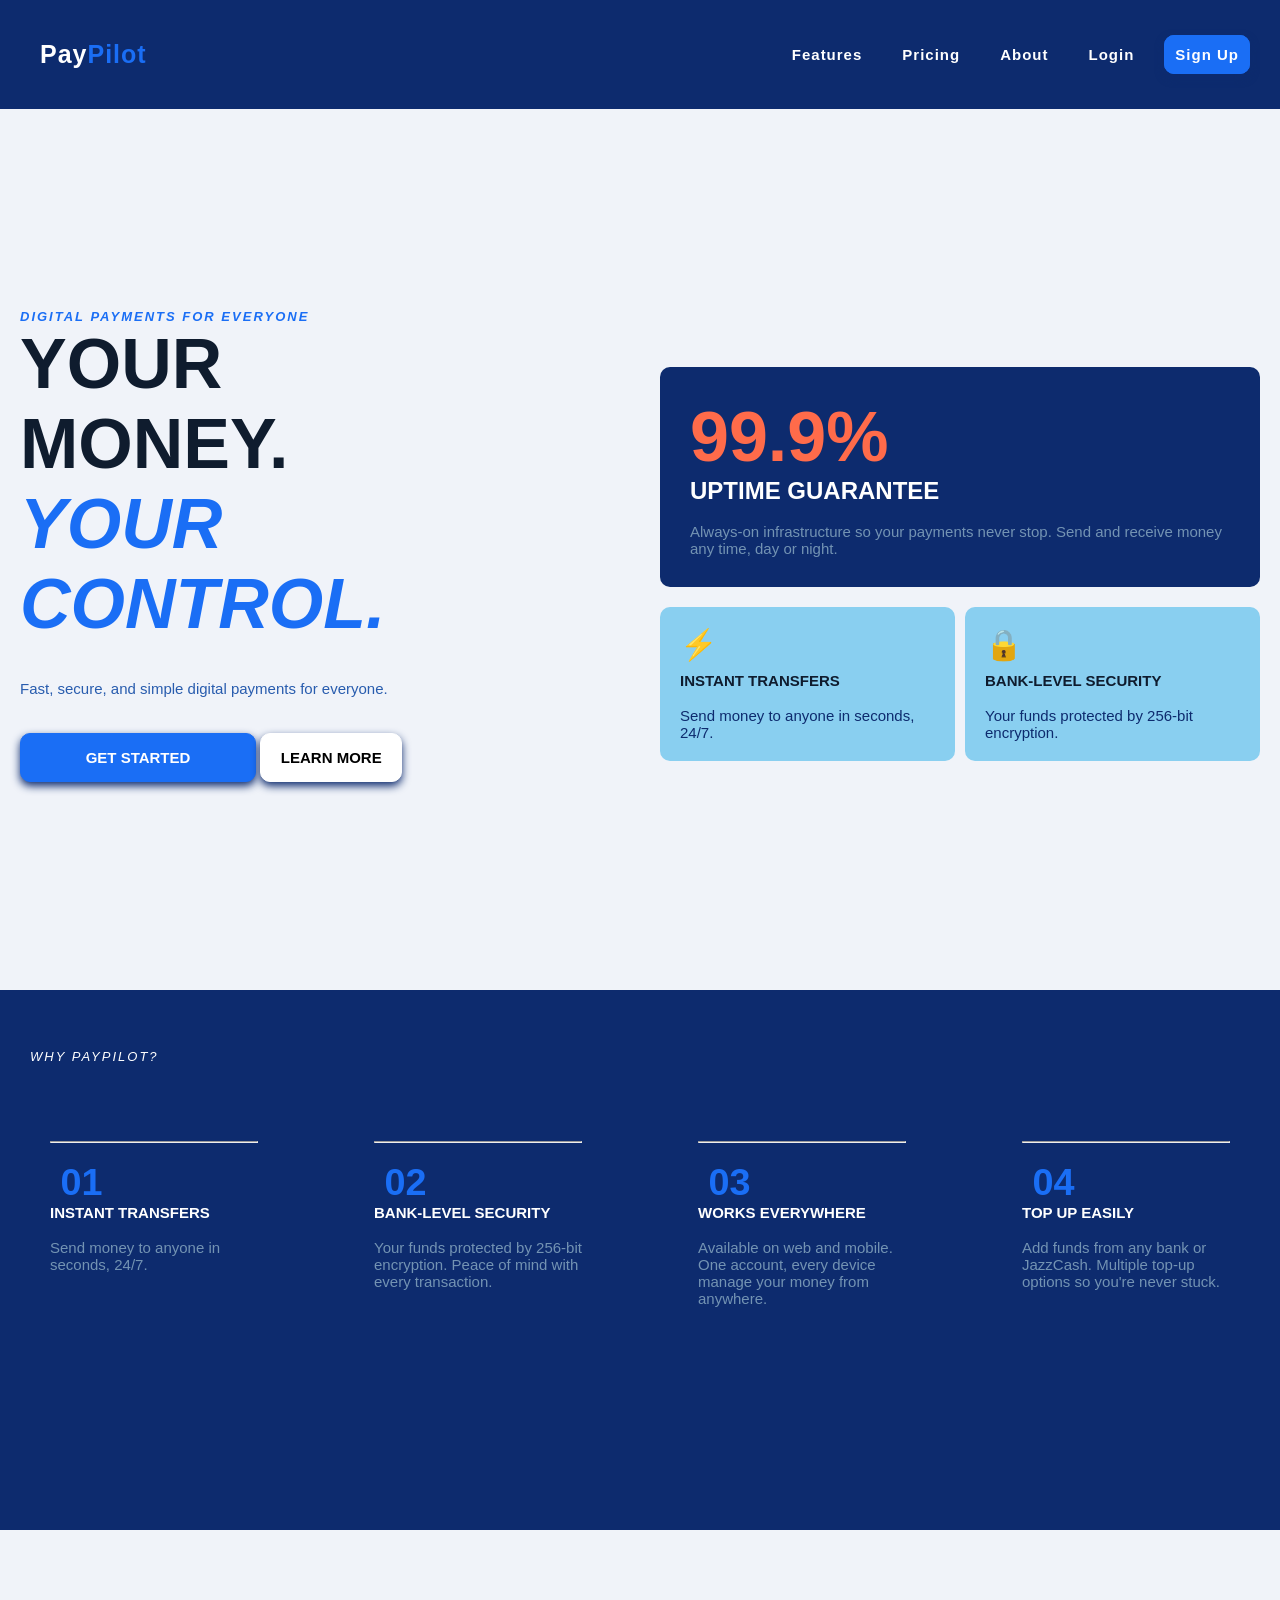
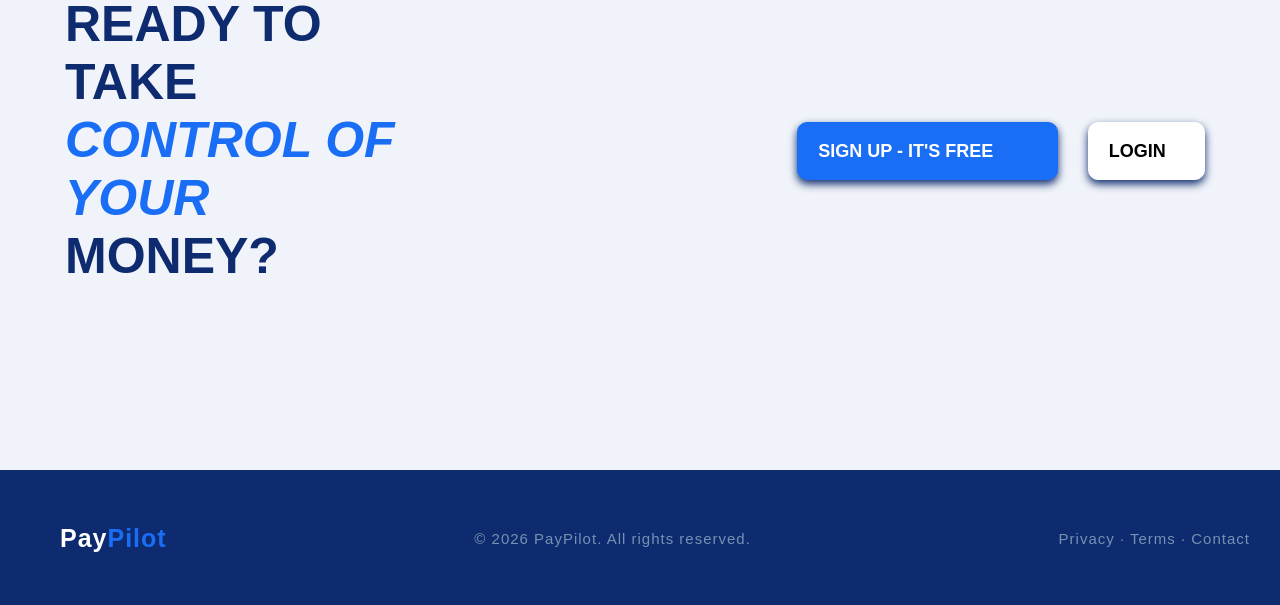
<file: Index.html>
<!DOCTYPE html>
<html lang="en">
    <head>
        <meta charset="UTF-8">
        <title>Paypilot</title>
        <link rel="stylesheet" href="css/index.css">
        <link rel="stylesheet" href="https://cdnjs.cloudflare.com/ajax/libs/font-awesome/6.5.0/css/all.min.css">

        <script src="https://cdn.jsdelivr.net/npm/bootstrap@5.3.0/dist/js/bootstrap.bundle.min.js"></script>
    </head>

    <body>
        <header>
            <nav class="navbar navbar-expand-lg navbar-dark bg-dark px-4">
                <a class="navbar-brand" href="#">Pay<em>Pilot</em></a>
<button class="navbar-toggler" type="button" data-bs-toggle="collapse" data-bs-target="#navMenu">
<span class="navbar-toggler-icon"></span>
</button>

<div class="collapse navbar-collapse" id="navMenu">
                <ul class="navbar-nav ms-auto">
                    <li class="nav-item"><a class="nav-link" href="#features">Features</a></li>
                    <li class="nav-item"><a class="nav-link" href="#features">Pricing</a></li>
                    <li class="nav-item"><a class="nav-link" href="#features">About</a></li>
                    <li class="nav-item"><a class="nav-link" href="login.html">Login</a></li>
                    <li class="nav-item"><a class="btn btn-primary px-3 ms-2" href="register.html">Sign Up</a></li>
                </ul>
		</div>
            </nav>
        </header>

        <!--First div-->
        <div class="div1">
            <div id="leftdiv-div1">
                <p class="launching">Digital Payments for Everyone</p>
                <h1 class="h1-left">
Your Money.
<em>Your Control.</em>
</h1>

                <br>
                <br>
                <p class="p-right">
                    Fast, secure, and simple digital payments for everyone.
                </p>

                <br>
                <br>
                <button class="btn btn-primary sign-up" onclick="window.location.href='register.html'">Get Started</button>
                <button class="btn btn-outline-secondary login" onclick="document.getElementById('features').scrollIntoView({behavior: 'smooth'})">Learn More</button>
            </div>

            <div id="rightdiv-div1">
                <div id="top-rightdiv">
                    <span class="highlight">99.9%</span>
                    <br>
                    <h2>Uptime Guarantee</h2>
                    <br>
                    <p class="p-left">
                        Always-on infrastructure so your payments never stop. Send and
                        receive money any time, day or night.
                    </p>
                </div>

                <div id="bottom-rightdiv">
                    <div id="bottom-left">
                        <div class="icon">⚡</div>
                        <h4>Instant Transfers</h4>
                        <br>
                        <p>Send money to anyone in seconds, 24/7.</p>
                    </div>
                    <div id="bottom-right">
                        <div class="icon">🔒</div>
                        <h4>Bank-Level Security</h4>
                        <br>
                        <p>Your funds protected by 256-bit encryption.</p>
                    </div>
                </div>
            </div>
        </div>

        <div class="div2" id="features">
            <br><br><br>
            <p class="div2-eyebrow">Why PayPilot?</p>

            <div class="box2 row-g-3">
                <div class="box col-md-6 col-lg-3">
                    <hr>
                    <br>
                    <h>01</h>
                    <br>
                    <h4 class="h4-div2">INSTANT TRANSFERS</h4>
                    <br>
                    <p class="p-div2">Send money to anyone in seconds, 24/7.</p>
                </div>
                <div class="box col-md-6 col-lg-3">
                    <hr>
                    <br>
                    <h>02</h>
                    <br>
                    <h4 class="h4-div2">Bank-Level Security</h4>
                    <br>
                    <p class="p-div2">Your funds protected by 256-bit encryption. Peace of mind with every transaction.</p>
                </div>
                <div class="box col-md-6 col-lg-3">
                    <hr>
                    <br>
                    <h>03</h>
                    <br>
                    <h4 class="h4-div2">WORKS EVERYWHERE</h4>
                    <br>
                    <p class="p-div2">Available on web and mobile. One account, every device manage your money from anywhere.</p>
                </div>
                <div class="box col-md-6 col-lg-3">
                    <hr>
                    <br>
                    <h>04</h>
                    <br>
                    <h4 class="h4-div2">TOP UP EASILY</h4>
                    <br>
                    <p class="p-div2">Add funds from any bank or JazzCash. Multiple top-up options so you're never stuck.</p>
                </div>
            </div>
        </div>

        <div class="div3">
            <h1 class="h1-div3">
Ready to take <br>
<em>control of your</em><br>
money?
</h1>
            <div class="buttons-div3">
                <button class="btn btn-primary  sign-up-div3" onclick="window.location.href='register.html'">sign up - it's free</button>
                <button class="btn btn-secondary login-div3" onclick="window.location.href='Login.html'">Login</button>
            </div>
        </div>
        <footer>
            <h2 class="brand">Pay<em>Pilot</em></h2>
            <p class="p-footer">© 2026 PayPilot. All rights reserved.</p>
            <p class="p-footer">Privacy · Terms · Contact</p>
        </footer>
    </body>
</html>
</file>
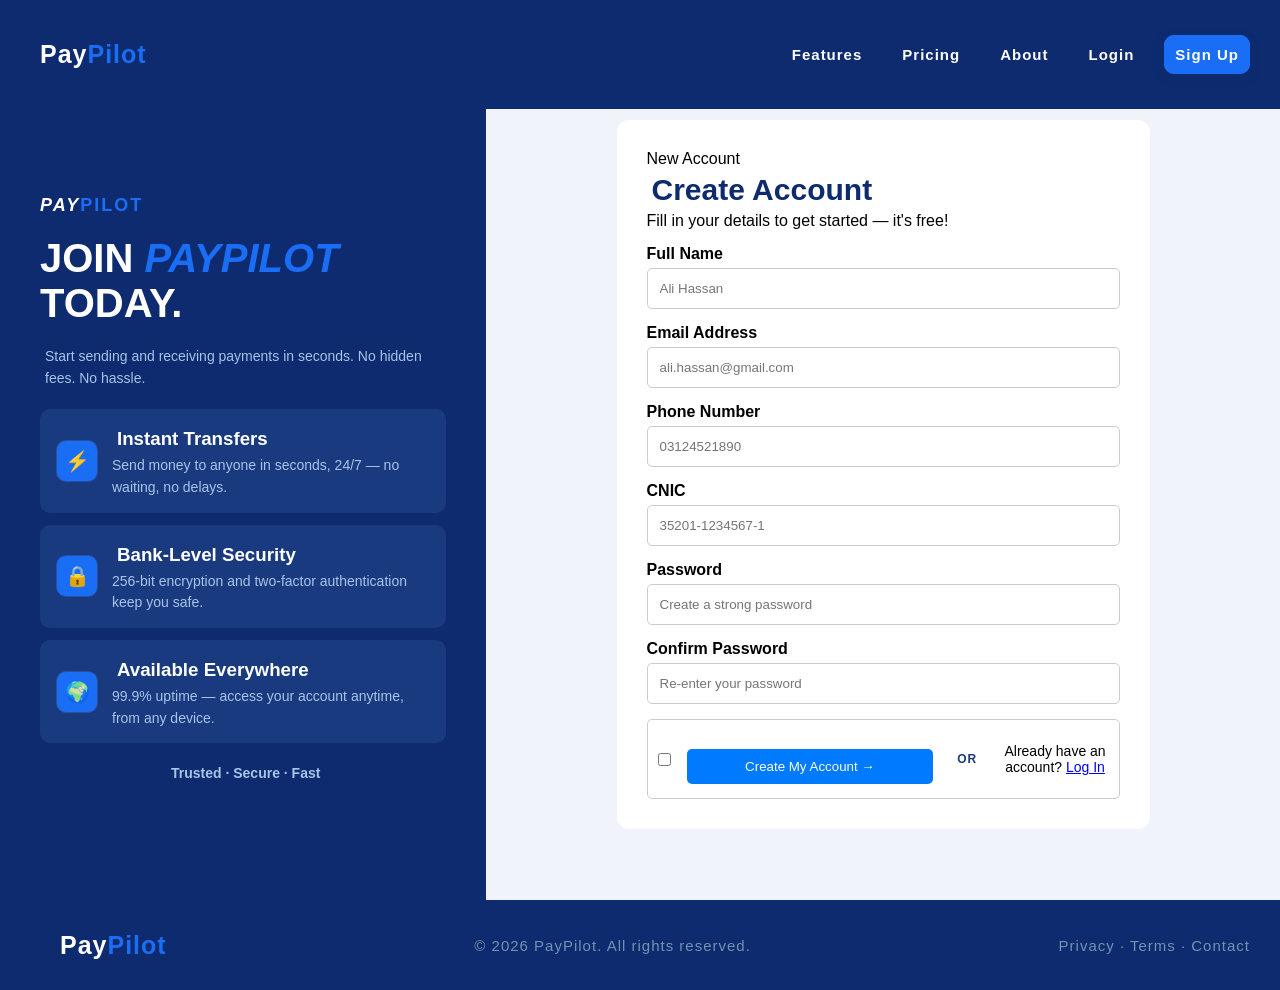
<file: register.html>
<!DOCTYPE html>
<html lang="en">
    <head>
        <meta charset="UTF-8">
        <title>Paypilot-Register</title>
        <link rel="stylesheet" type="text/css" href="css/register.css">
    </head>

<body>
                <header>
            <nav class="navbar navbar-expand-lg navbar-dark bg-dark px-4">
                <a class="navbar-brand" href="#">Pay<em>Pilot</em></a>
<button class="navbar-toggler" type="button" data-bs-toggle="collapse" data-bs-target="#navMenu">
<span class="navbar-toggler-icon"></span>
</button>

<div class="collapse navbar-collapse" id="navMenu">
                <ul class="navbar-nav ms-auto">
                    <li class="nav-item"><a class="nav-link" href="Index.html">Features</a></li>
                    <li class="nav-item"><a class="nav-link" href="Index.html#pricing">Pricing</a></li>
                    <li class="nav-item"><a class="nav-link" href="Index.html#about">About</a></li>
                    <li class="nav-item"><a class="nav-link" href="login.html">Login</a></li>
                    <li class="nav-item"><a class="btn btn-primary px-3 ms-2" href="register.html">Sign Up</a></li>
                </ul>
		</div>
            </nav>
        </header>
<main class="register-layout">
<div id="div1">
                <h3 class="launching">Pay<em>Pilot</em></h3>
    <h1 class="h1-left">
        Join <em>Paypilot</em><br>
        today.
    </h1>
                <p class="left">Start sending and receiving 
                payments in seconds. No hidden fees. No hassle.</p>
<div class="features">
                <ul>
                   <li>
                    <div class="icon">⚡</div>
                    <div class="text">
                        <h3>Instant Transfers</h3>
                        <p>Send money to anyone in seconds, 24/7 — no waiting, no delays.</p>
                    </div>
                   </li>
                   <li>
                    <div class="icon">🔒</div>
                    <div class="text">
                        <h3>Bank-Level Security</h3>
                        <p>256-bit encryption and two-factor authentication keep you safe.</p>
                    </div>
                   </li>
                   <li>
                        <div class="icon">🌍</div>
                        <div class="text">
                            <h3>Available Everywhere</h3>
                            <p>99.9% uptime — access your account anytime, from any device.</p>
                        </div>
                   </li>
                </ul>
</div>
       <p class = "left"><b>Trusted · Secure · Fast</b></p>
</div>
<div id="div2">
    <div class="register-card">

<form class="register-form" id="register-form" action="php/register.php" method="POST">
    <p>New Account</p>
    <h3 class="card-heading">Create Account</h3>
    <p>Fill in your details to get started — it's free!</p>

    <label>Full Name</label>
<input type="text" id="name" name="name" placeholder="Ali Hassan">

<label>Email Address</label>
<input type="email" id="email" name="email" placeholder="ali.hassan@gmail.com">

<label>Phone Number</label>
<input type="tel" id="phone" name="phone" placeholder="03124521890">
<span id="phone-error" style="color:red; font-size:12px;"></span>

<label>CNIC</label>
<input type="text" id="cnic" name="cnic" placeholder="35201-1234567-1">
<span id="cnic-error" style="color:red; font-size:12px;"></span>

<label>Password</label>
<input type="password" id="password" name="password" placeholder="Create a strong password">

<label>Confirm Password</label>
<input type="password" id="confirm-password"  name="confirm-password" placeholder="Re-enter your password">
<span id="pass-error" style="color:red; font-size:12px;"></span>

<div class="terms">
    <input type="checkbox" id="terms">
<span id="terms-error" style="color:red; font-size:12px;"></span>

    <button type="submit" class="create-account">Create My Account →</button>

        <div class="divider">
        <div class="divider-line"></div>
        <span class="divider-text">OR</span>
        <div class="divider-line"></div>
        </div>

        <p align="center">
            Already have an account? <a href="login.html">Log In</a>
        </p>
</form>


</div>
</div>

</main>
        <footer>
            <h2 class="brand">Pay<em>Pilot</em></h2>
            <p class="p-footer">© 2026 PayPilot. All rights reserved.</p>
            <p class="p-footer">Privacy · Terms · Contact</p>
        </footer>
    
       <script>
  document.getElementById('register-form').addEventListener('submit', function(e) {
    e.preventDefault();
    let valid = true;

    // CNIC validation
    let cnic = document.getElementById('cnic').value;
    if (!/^\d{5}-\d{7}-\d$/.test(cnic)) {
      document.getElementById('cnic-error').textContent = 'CNIC format must be: 12345-1234567-1';
      valid = false;
    } else {
      document.getElementById('cnic-error').textContent = '';
    }

    // Phone validation
    let phone = document.getElementById('phone').value;
    if (!/^03\d{9}$/.test(phone)) {
      document.getElementById('phone-error').textContent = 'Phone must start with 03 and be 11 digits, no dashes';
      valid = false;
    } else {
      document.getElementById('phone-error').textContent = '';
    }

    // Password match
    let pass = document.getElementById('password').value;
    let confirm = document.getElementById('confirm-password').value;
    if (pass !== confirm) {
      document.getElementById('pass-error').textContent = 'Passwords do not match';
      valid = false;
    } else {
      document.getElementById('pass-error').textContent = '';
    }

    // Terms checkbox
    let terms = document.getElementById('terms').checked;
    if (!terms) {
      document.getElementById('terms-error').textContent = 'You must agree to the Terms';
      valid = false;
    } else {
      document.getElementById('terms-error').textContent = '';
    }

    // If all valid submit the form to register.php
    if (valid) {
      this.submit();
    }
  });
</script>
</body>
</html>
</file>
<file: css/index.css>
* {
    font-family: Arial, Helvetica, sans-serif;
    box-sizing: border-box;
    margin: 0;
    padding: 0;
}

body {
    height: 100vh;
    width: 100%;
    overflow-x: hidden;
}

header {
    background-color: #0d2b6e;
    padding: 30px;
    letter-spacing: 1px;
    width: 100%;
    position: fixed;
    top: 0;
    color: #1a6ef5;
}

nav {
    height: 15%;
    width: 100%;
    display: flex;
    justify-content: space-between;
    align-items: center;
}

nav ul {
    list-style: none;
    display: flex;
    gap: 20px;
}

nav a {
    color: white;
    text-decoration: none;
    font-family: Arial;
    font-weight: bold;
    font-size: 15px;
    padding: 10px;
}

.h2-nav {
    color: white;
    text-transform: none;
}

.h2-nav em {
    font-style: normal;
}

.div1 {
    background-color: #f0f3f9;
    min-height: 110vh;
    width: 100%;
    display: flex;
    justify-content: space-between;
    align-items: center;
    gap: 30px;
    padding-top: 100px;
}

.div2 {
    background-color: #0d2b6e;
    height: 60%;
    width: 100%;
}

.div3 {
    background-color: #f0f3f9;
    height: 60%;
    width: 100%;
    display: flex;
    justify-content: space-between;
    padding: 25px;
}

/* Left div */
#leftdiv-div1 {
    height: 80%;
    width: 40%;
    padding: 20px;
    margin: 30px 0;
}

.launching {
    color: #1a6ef5;
    font-size: 13px;
    padding: 0;
    margin: 0;
    letter-spacing: 2px;
    text-transform: uppercase;
    font-weight: 550;
    font-style: italic;
}

.h1-left {
    color: #0f1c2e;
    font-size: 70px;
    text-transform: uppercase;
    margin: 0;
}

#leftdiv-div1 pre {
    margin: 0;
}

em {
    color: #1a6ef5;
}

.p-left {
    color: #7393b3;
}

button {
    padding: 15px;
    font-size: 15px;
    border-radius: 10px;
    align-items: center;
    font-weight: bold;
}

.login {
    width: 30%;
    height: 10%;
    color: black;
    background-color: white;
    border: 1px solid white;
    box-shadow: #0d2b6e 0px 4px 8px;
    text-transform: uppercase;
}

.sign-up {
    width: 50%;
    height: 10%;
    color: white;
    background-color: #1a6ef5;
    padding: 15px;
    font-size: 15px;
    border-radius: 10px;
    border: 1px solid #1a6ef5;
    box-shadow: #0d2b6e 0px 4px 8px;;
    text-transform: uppercase;
}

/* Right div */
#rightdiv-div1 {
    height: 100%;
    width: 50%;
    padding: 20px;
    margin: 90px 0 0;
    margin-top: 3%;
    display: flex;
    flex-direction: column;
    gap: 20px;
}

#top-rightdiv {
    height: 60%;
    width: 100%;
    background-color: #0d2b6e;
    padding: 30px;
    border-radius: 10px;
}

.h1-right {
    color: #1a6ef5;
    font-size: 70px;
}
.highlight{
    color:#ff6b4a;
    font-weight: bold;
    font-size: 70px;
}

h2 {
    color: white;
    text-transform: uppercase;
}

.p-right {
    color: #285cae;
}

em1{
    color: #ff6b4a;
    font-weight: bold;
}

#bottom-rightdiv {
    height: 50%;
    width: 100%;
    display: flex;
    justify-content: space-between;
    align-items: center;
    gap: 10px;
}

#bottom-left {
    height: 80%;
    width: 100%;
    padding: 20px;
    background-color: #89cff0;
    border-radius: 10px;
}

#bottom-right {
    height: 80%;
    width: 100%;
    padding: 20px;
    background-color: #89cff0;
    border-radius: 10px;
}

.icon {
    font-size: 30px;
    margin-bottom: 10px;
}

h4 {
    color: #0f1c2e;
    font-size: 15px;
    text-transform: uppercase;
}

p {
    color: #0d2b6e;
    font-size: 15px;
}

.box2 {
    height: 97%;
    width: calc(100% - 40px);
    border-radius: 10px;
    display: flex;
    justify-content: space-between;
    align-items: center;
    color: #1a6ef5;
    margin: 0 20px;
}

.box {
    height: 80%;
    width: 20%;
    border-radius: 10px;
    margin: 10px;
    padding: 20px;
    
}

h {
    font-size: 1cm;
    font-family: Arial, Helvetica, sans-serif;
    font-weight: 800;
    margin: 5%;
    color: #1a6ef5;
}

.h4-div2 {
    font-size: 15px;
    font-family: Arial, Helvetica, sans-serif;
    font-weight: 600;
    color: white;
}

.p-div2 {
    font-size: 15px;
    font-family: Arial, Helvetica, sans-serif;
    font-weight: 400;
    color: #7393b3;
}

.div2-eyebrow {
    color: white;
    font-size: 13px;
    padding: 5px;
    letter-spacing: 2px;
    text-transform: uppercase;
    font-weight: 540;
    font-style: italic;
    margin-left: 25px;
}

.h1-div3 {
    color: #0d2b6e;
    font-size: 50px;
    text-transform: uppercase;
    padding: 40px;
    
}

.buttons-div3 {
    padding: 50px;
    height: 80%;
    width: 80%;
    display: flex;
    align-items: center;
    justify-content: flex-end;
    gap: 20px;
    margin-left: 40px;
}

.login-div3 {
    width: 18%;
    height: 20%;
    color: black;
    font-size: 18px;
     border-radius: 10px;
    padding: 20px;
    background-color: white;
    border: 1px solid white;
    box-shadow: #0d2b6e 0px 4px 8px;
    display: flex;
    align-items: center;
    text-transform: uppercase;
    margin-left: 10px;
}

.sign-up-div3 {
    width: 40%;
    height: 20%;
    color: white;
    background-color: #1a6ef5;
    padding: 20px;
    font-size: 18px;
    border-radius: 10px;
    border: 1px solid #1a6ef5;
    box-shadow: #0d2b6e 0px 4px 8px;
    display: flex;
    align-items: center;
    text-transform: uppercase;
}

footer {
      height: 15%;
      width: 100%;
      background-color: #0d2b6e;
      padding: 30px;
      display: flex;
      justify-content: space-between;
      align-items: center;
      flex-wrap: nowrap;
      font-size: 10px;
      letter-spacing: 1px;
      gap: 10px;
      border-top: 1px solid #0d2b6e;
}

.brand {
    font-size: 25px;
    color: white;
    margin: 0;
    text-align: left;
    padding-left: 30px;
    text-transform: none;
}

.brand em {
    font-style: normal;
}

.p-footer {
    font-size: 15px;
    color:#7393b3;
    margin: 0;
    white-space: nowrap;
}


.navbar-toggler{
    display:none;
}
.navbar.bg-dark {
    background-color: #0d2b6e !important;
}
.navbar-brand {
    font-size: 25px;
    font-weight: bold;
    color: white !important;
}

.navbar-brand em {
    font-style: normal;
    color: #1a6ef5;
}

.navbar .btn-primary {
    background-color: #1a6ef5 !important;
    border-color: #1a6ef5 !important;
    color: white !important;
    border-radius: 10px;
    border: 1px solid #1a6ef5;
    box-shadow: #0d2b6e 0px 4px 8px;;

}
</file>
<file: css/register.css>
* {
    font-family: Arial, Helvetica, sans-serif;
    box-sizing: border-box;
    margin: 0;
    padding: 0;
    box-sizing: border-box;
}

.left{
      color: white;
      margin-left: 5px;
}

.left-desc {
    color: #a0b4d6;
    font-size: 14px;
    line-height: 1.6;
    align-self: flex-start;

}

h3{
    color:#f0f3f9;
    margin:5px;
}

body {
    min-height: 100vh;
    height: auto;
    width: 100%;
    overflow-x: hidden;
    overflow-y: auto;
    display: flex;
    flex-direction: column;
    background-color: #f0f3f9;
}

header {
    background-color: #0d2b6e;
    padding: 30px;
    letter-spacing: 1px;
    width: 100%;
    position: fixed;
    top: 0;
    color: #1a6ef5;
}


nav {
    height: 15%;
    width: 100%;
    display: flex;
    justify-content: space-between;
    align-items: center;
}

nav ul {
    list-style: none;
    display: flex;
    gap: 20px;
}

nav a {
    color: white;
    text-decoration: none;
    font-family: Arial;
    font-weight: bold;
    font-size: 15px;
    padding: 10px;
}

.h2-nav {
    color: white;
}

.sign-up {
    width: 50%;
    height: 10%;
    color: white;
    background-color: #1a6ef5;
    padding: 15px;
    font-size: 15px;
    border-radius: 10px;
    border: 1px solid #1a6ef5;
    text-transform: uppercase;
}

.register-layout{
    width: 100%;
    min-height: calc(100vh - 80px);
    display: flex;
    justify-content: space-between;
    align-items: stretch;
    background-color: #f0f3f9;
    margin-top: 80px;
}


#div1 {
    display: flex;
    justify-content: center;
    align-items: center;
    flex-direction: column;
    min-height: 100%;
    height: auto;
    width: 40%;
    background-color: #0d2b6e;
    background: #0d2b6e;
    gap: 20px;
    flex: 0 0 38%;
    padding: 40px;
    overflow: visible;
}

.launching {
    color: #ffffff;
    font-size: 18px;
    padding: 0;
    margin: 0;
    letter-spacing: 2px;
    text-transform: uppercase;
    font-weight: 550;
    font-style: italic;
    align-self: flex-start;
}

.h1-left {
    color: #ffffff;
    font-size: 40px;
    text-transform: uppercase;
    margin: 0;
    text-align: left;
    align-self: flex-start;
}

#div1 pre {
    margin: 0;
    align-self: flex-start;
    color: #ffffff;
}


em {
    color: #1a6ef5;
}

.h2-nav em,
.launching em,
.brand em {
    font-style: normal;
}

.features {
    display: flex;
    justify-content: center;
    align-items: center;
    width: 100%;
}

.features ul {
    list-style: none;
    display: flex;
    flex-direction: column;
    gap: 12px;
    width: 100%;
    padding: 0;
    margin: 0;
}

.features li {
    display: flex;
    align-items: center;
    gap: 14px;
    background-color: #1a3a80;
    border-radius: 10px;
    padding: 14px 16px;
}

.icon {
    font-size: 20px;
    border-radius: 10px;
    border: 1px solid #2a4fa0;
    width: 42px;
    height: 42px;
    flex-shrink: 0;
    display: flex;
    align-items: center;
    justify-content: center;
    background-color: #1a6ef5;
    margin-bottom: 0;
}
.left{
    color: #ffffff;
    font-size: 14px;
    font-weight: 400;
    color: #a8c4e8;
    line-height: 1.55;
}

.text {
    background-color: transparent;
}

.text h4 {
    font-size: 15px;
    margin-bottom: 4px;
    display: block;
    font-weight: 700;
    color: #ffffff;
}

.text p {
    font-size: 14px;
    font-weight: 400;
    color: #a8c4e8;
    line-height: 1.55;
    margin: 0;
}
h3{
    color:#ffffff;
}


#div2{
    display: flex;
    justify-content: center;
    align-items: flex-start;
    width: 62%;
    min-height: 100%;
    height: auto;
    flex: 0 0 62%;
    padding: 40px 56px; 
    overflow: visible;
    background-color: #f0f3f9;
}


.card-heading {
    font-size: 30px; 
    font-weight: 700;
    color:#0d2b6e;
    margin-bottom: 5px;
}

.register-form {
    width: 100%;
    max-width: 700px;
    margin: 50px auto;
    margin: 0;
    padding: 30px;
    background-color: white;
    border-radius: 12px;
}


.register-form label {
    display: block;
    margin-top: 15px;
    font-weight: bold;
}

.register-form input {
    width: 100%;
    padding: 12px;
    margin-top: 5px;
    border: 1px solid #ccc;
    border-radius: 5px;
}



.terms {
    margin-top: 15px;
    font-size: 14px;
    border: 1px solid #ccc;
    padding: 10px;
    border-radius: 5px;
    display: flex;
    align-items: center;
    justify-content: center;
    gap: 8px;
}

.terms input {
    width: auto;
    margin: 0;
}

.terms p {
    margin: 0;
    text-align: center;
}

.create-account {
    width: 100%;
    margin-top: 15px;
    padding: 10px;
    background: #007bff;
    color: white;
    border: none;
    border-radius: 5px;
    cursor: pointer;   
}

.divider{ 
    display: flex;
    align-items: center;
    gap: 16px; 
    margin: 22px 0; 
}

.divider-line{ 
    flex: 1;
    height: 1px; 
    background:#7393b3; 
}

.divider-text{ 
font-size: 12px; 
font-weight: 600; 
color: #1f3a74; 
letter-spacing: 1px; 
}


footer {
      height: 15%;
      width: 100%;
      background-color: #0d2b6e;
      padding: 30px;
      display: flex;
      justify-content: space-between;
      align-items: center;
      flex-wrap: nowrap;
      font-size: 10px;
      letter-spacing: 1px;
      gap: 10px;
      border-top: 1px solid #0d2b6e;
}


h4{color:#e7feff;
    align-items: center;
    padding: 2%;
    margin-left: 37%;
    display: flex;}

    #h4-left{
     color:#e7feff;
    font-weight: 200;
     padding: 2%;
    margin-right:5%; 
}

.brand {
    font-size: 25px;
    color: white;
    margin: 0;
    text-align: left;
    padding-left: 30px;
    text-transform: none;
}

.brand em {
    font-style: normal;
}

.p-footer {
    font-size: 15px;
    color:#7393b3;
    margin: 0;
    white-space: nowrap;
}


.navbar-toggler{
    display:none;
}
.navbar.bg-dark {
    background-color: #0d2b6e !important;
}
.navbar-brand {
    font-size: 25px;
    font-weight: bold;
    color: white !important;
}

.navbar-brand em {
    font-style: normal;
    color: #1a6ef5;
}

.navbar .btn-primary {
    background-color: #1a6ef5 !important;
    border-color: #1a6ef5 !important;
    color: white !important;
    border-radius: 10px;
    border: 1px solid #1a6ef5;
    box-shadow: #0d2b6e 0px 4px 8px;;

}
</file>
